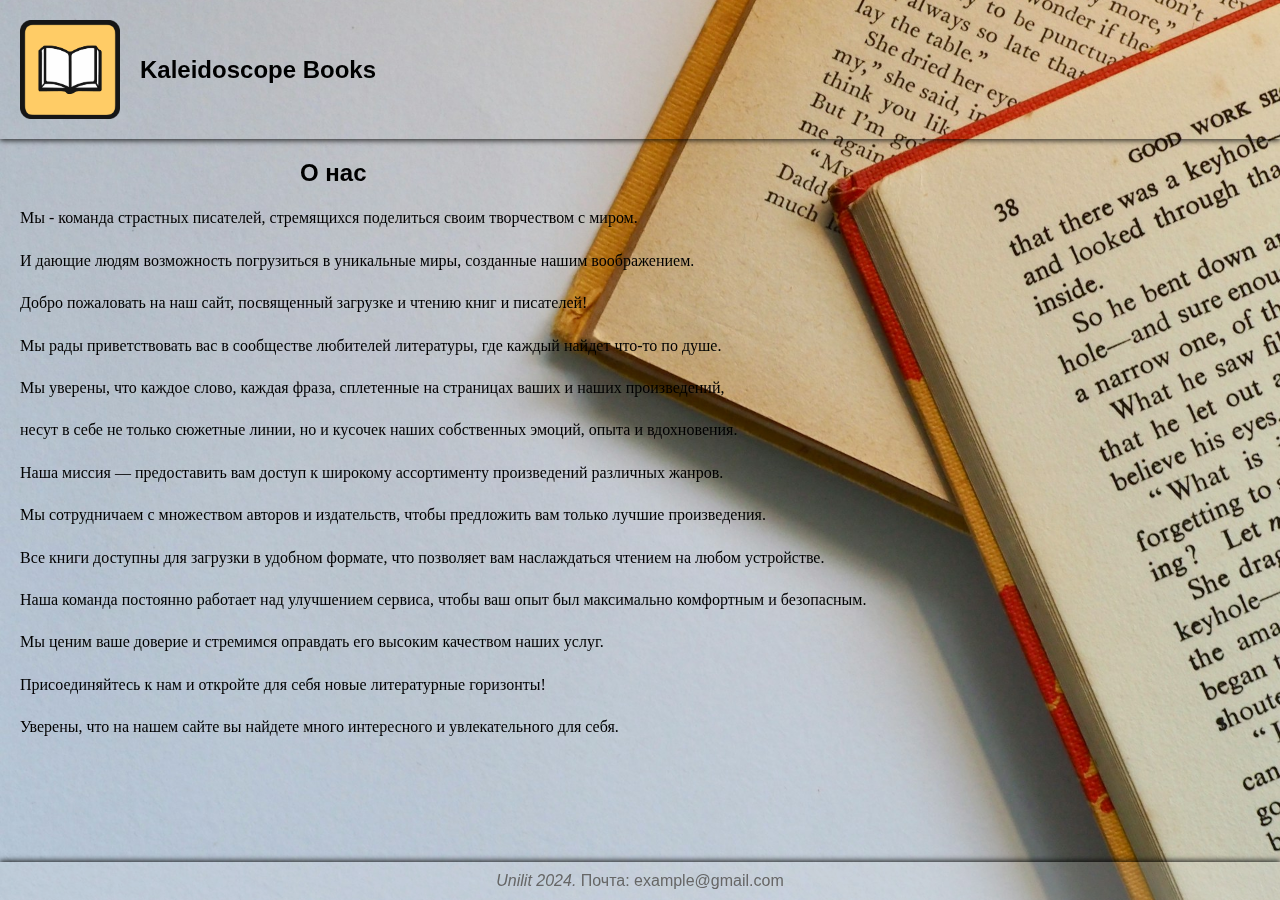
<file: about_us.html>
<!DOCTYPE html>
<html lang="en">
<head>
    <meta charset="UTF-8">
    <meta name="viewport" content="width=device-width, initial-scale=1.0">
    <title>О нас</title>
    <style>
        body {
            font-family: Arial, sans-serif;
            margin: 0;
            padding: 0;
            background-color: #f5f5f5;
            text-align: center;
        }

        header {
            background-color: #ffffff00;
            padding: 20px;
            display: flex;
            align-items: center;
            justify-content: flex-start;
            box-shadow: 0 2px 5px rgba(0, 0, 0, 0.7);
        }

        header img {
            max-width: 100px;
            margin-right: 20px;
            cursor: pointer;
        }

        header h1 {
            color: #000000;
            margin: 0;
            font-size: 24px;
            text-align: center;
        }

        h2 {
            margin-top: 20px;
            margin-left: 300px;
            color: #000000;
            text-align: left;
        }

        body::before {
            content: '';
            position: fixed;
            left: 0;
            right: 0;
            top: 0;
            bottom: 0;
            z-index: -1;
            background: url(about_us.jpg) center / cover no-repeat;
            filter: blur(0px);
        }

        p {
            font-family: Georgia, 'Times New Roman', Times, serif;
            color: #000000;
            margin-top: 20px;
            margin-left: 20px;
            line-height: 1.4;
            text-align: left;
        }

        footer {
            position: fixed;
            bottom: 0;
            width: 100%;
            background-color: #f0f0f02c;
            padding: 10px 0;
            text-align: center;
            color: #666;
            box-shadow: 0 -2px 5px rgba(0, 0, 0, 0.7);
        }
    </style>
</head>
<body>
    <header onclick="window.location.href='main.html'">
        <img src="./log.png" alt="Логотип">
        <h1>Kaleidoscope Books</h1>
    </header>
    <div class="left-align">
        <h2>О нас</h2>
        <p>Мы - команда страстных писателей, стремящихся поделиться своим творчеством с миром.</p>
        <p>И дающие людям возможность погрузиться в уникальные миры, созданные нашим воображением.</p>
        <p>Добро пожаловать на наш сайт, посвященный загрузке и чтению книг и писателей!</p>
        <p>Мы рады приветствовать вас в сообществе любителей литературы, где каждый найдет что-то по душе.</p>
        <p>Мы уверены, что каждое слово, каждая фраза, сплетенные на страницах ваших и наших произведений,</p>
        <p>несут в себе не только сюжетные линии, но и кусочек наших собственных эмоций, опыта и вдохновения.</p>
        <p>Наша миссия — предоставить вам доступ к широкому ассортименту произведений различных жанров.</p>
        <p>Мы сотрудничаем с множеством авторов и издательств, чтобы предложить вам только лучшие произведения.</p>
        <p>Все книги доступны для загрузки в удобном формате, что позволяет вам наслаждаться чтением на любом устройстве.</p>
        <p>Наша команда постоянно работает над улучшением сервиса, чтобы ваш опыт был максимально комфортным и безопасным.</p> 
        <p>Мы ценим ваше доверие и стремимся оправдать его высоким качеством наших услуг.</p>
        <p>Присоединяйтесь к нам и откройте для себя новые литературные горизонты!</p>
        <p>Уверены, что на нашем сайте вы найдете много интересного и увлекательного для себя.</p>
    </div>
    <footer><i>Unilit 2024.</i> Почта: example@gmail.com</footer>
</body>
</html>
</file>
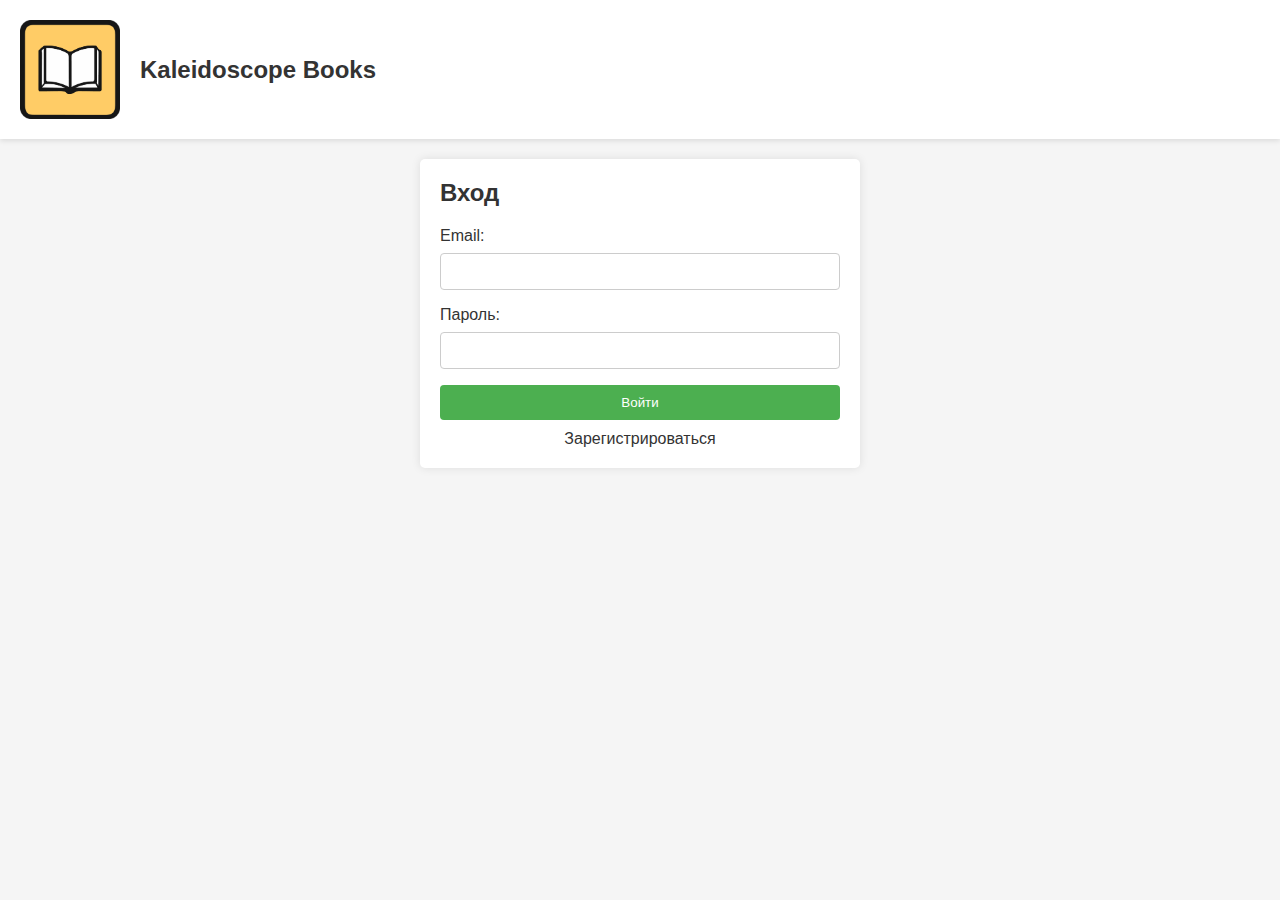
<file: login.html>
<!DOCTYPE html>
<html lang="en">
<head>
    <meta charset="UTF-8">
    <meta name="viewport" content="width=device-width, initial-scale=1.0">
    <title>Вход</title>
    <style>
        /* Общие стили */
        body {
            font-family: Arial, sans-serif;
            margin: 0;
            padding: 0;
            background-color: #f5f5f5;
        }

        header {
            background-color: #fff;
            padding: 20px;
            display: flex;
            align-items: center;
            justify-content: flex-start;
            box-shadow: 0 2px 5px rgba(0, 0, 0, 0.1);
        }

        header img {
            max-width: 100px;
            margin-right: 20px;
            cursor: pointer;
        }

        header h1 {
            color: #333;
            margin: 0;
            font-size: 24px;
        }

        /* Стили для формы входа */
        .login-container {
            max-width: 400px;
            margin: 20px auto;
            background-color: #fff;
            border-radius: 5px;
            padding: 20px;
            box-shadow: 0 0 10px rgba(0, 0, 0, 0.1);
        }

        .login-container h2 {
            margin-top: 0;
            color: #333;
        }

        .login-container label {
            display: block;
            margin-bottom: 8px;
            color: #333;
        }

        .login-container input[type="email"],
        .login-container input[type="password"] {
            width: 100%;
            padding: 10px;
            margin-bottom: 16px;
            box-sizing: border-box;
            border: 1px solid #ccc;
            border-radius: 4px;
        }

        .login-container button {
            background-color: #4CAF50;
            color: white;
            padding: 10px 15px;
            border: none;
            border-radius: 4px;
            cursor: pointer;
            width: 100%;
            transition: background-color 0.3s ease;
        }

        .login-container button:hover {
            background-color: #45a049;
        }

        .register-link {
            display: block;
            text-align: center;
            color: #333;
            text-decoration: none;
            margin-top: 10px;
        }

        .register-link:hover {
            text-decoration: underline;
        }
    </style>
</head>
<body>
    <header onclick="window.location.href='main.html'">
        <img src="./log.png" alt="Логотип">
        <h1>Kaleidoscope Books</h1>
    </header>

    <!-- Форма для входа -->
    <div class="login-container">
        <h2>Вход</h2>
        <form action="process_data.php" method="post">
            <label for="login_email">Email:</label>
            <input type="email" id="login_email" name="login_email" required>

            <label for="login_password">Пароль:</label>
            <input type="password" id="login_password" name="login_password" required>

            <button type="submit" name="login_submit">Войти</button>
        </form>
        <!-- Гиперссылка на страницу регистрации -->
        <a href="registration.html" class="register-link">Зарегистрироваться</a>
    </div>
</body>
</html>
</file>
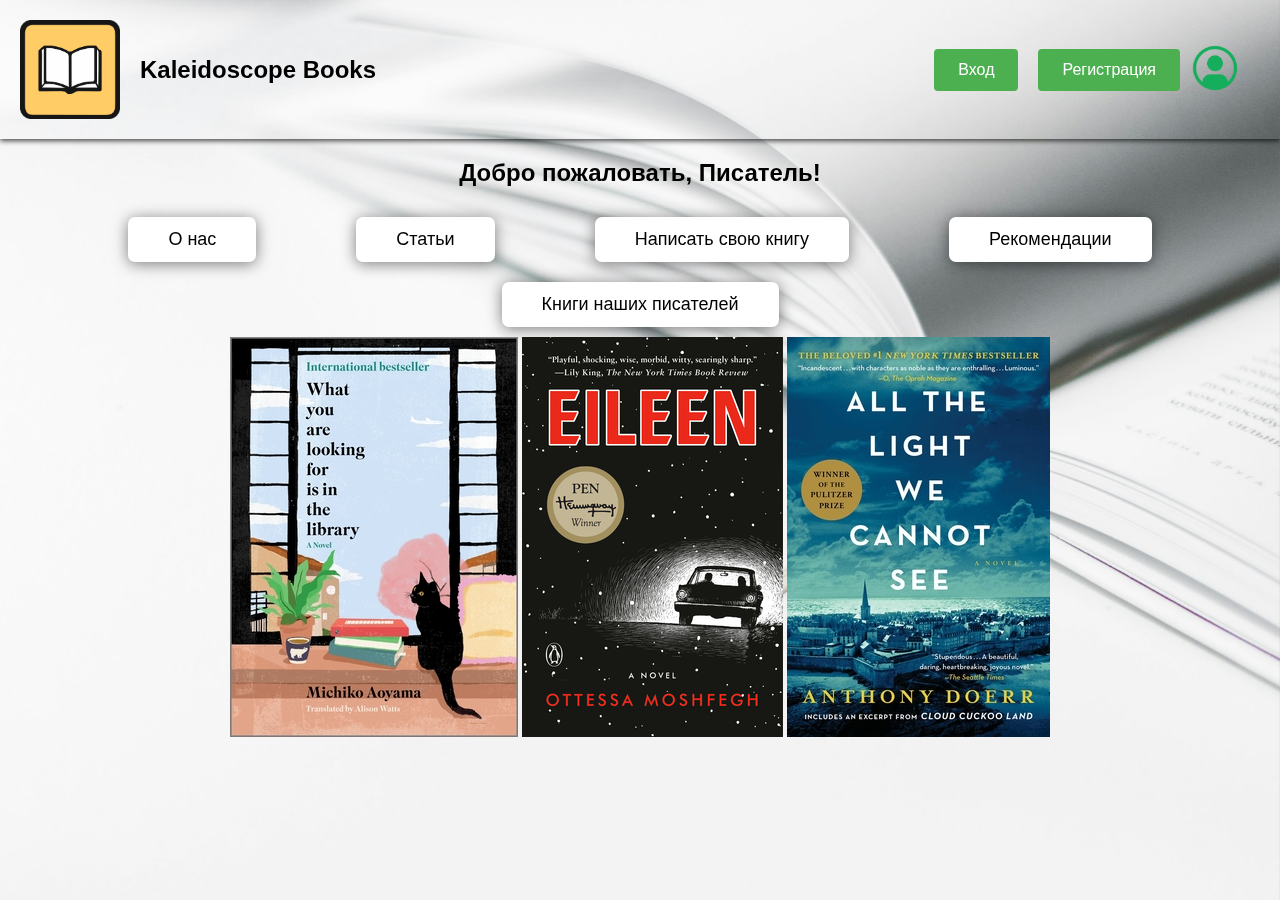
<file: main.html>
<!DOCTYPE html>
<html lang="en">
<head>
    <meta charset="UTF-8">
    <meta name="viewport" content="width=device-width, initial-scale=1.0">
    <title>Главная страница для писателей</title>
    <style>
        /* Общие стили */
        body {
            font-family: Arial, sans-serif;
            margin: 0;
            padding: 0;
            background-color: #888888;
            text-align: center;
        }

        header {
            background-color: #ffffff00;
            color: #000000;
            padding: 20px;
            display: flex;
            align-items: center;
            justify-content: space-between;
            box-shadow: 0 2px 5px rgba(0, 0, 0, 0.7);
        }

        header img {
            max-width: 100px;
            margin-right: 20px;
            cursor: pointer;
        }

        header h1 {
            color: #000000;
            margin: 0;
            font-size: 24px;
            flex-grow: 1; /* Занимает всю доступную ширину */
            text-align: left; /* Выравнивание текста по левому краю */
        }

        body::before {
            content: '';
            position: fixed;
            left: 0;
            right: 0;
            top: 0;
            bottom: 0;
            z-index: -1;
            background: url(write.jpg) center / cover no-repeat;
        }
        #avatar {
            max-width: 50px;
            border-radius: 50%;
            margin-right: 20px;
            cursor: pointer;
            transition: all 0.3s ease;
        }

        #avatar:hover {
            max-width: 60px;
            margin-right: 25px;
        }

        .button-container {
            display: flex;
            flex-wrap: wrap; /* Разбивает элементы на несколько строк */
            justify-content: center;
            margin-top: 20px;
        }

        /* Стили для кнопок главного меню */
        .main-menu .button {
            padding: 12px 40px; /* Измененные размеры кнопок */
            margin: 10px 50px; /* Отступ между кнопками */
            font-size: 18px;
            text-decoration: none;
            color: #000000;
            background-color: #ffffff;
            border: none;
            border-radius: 7px;
            cursor: pointer;
            transition: background-color 0.3s ease;
            box-shadow: 0 2px 15px rgba(0, 0, 0, 0.5);
        }

        .main-menu .button:hover {
            text-decoration: none;
            color: #ffffff;
            background-color: #000000;  
        }

        /* Стили для кнопок "Вход" и "Регистрация" */
        .button-login,
        .button-reg {
            padding: 12px 24px;
            margin: 10px;
            font-size: 16px;
            text-decoration: none;
            color: #fff;
            background-color: #4CAF50;
            border: none;
            border-radius: 4px;
            cursor: pointer;
            transition: background-color 0.3s ease;
        }

        .button-login:hover,
        .button-reg:hover {
            background-color: #45a049;
        }
    </style>
</head>
<body>
    <header onclick="window.location.href='main.html'">
        <img src="./log.png" alt="Логотип">
        <h1>Kaleidoscope Books </h1>
        <a href="login.html" class="button-login">Вход</a>
        <a href="registration.html" class="button-reg">Регистрация</a>
        <a href="profile.php">
            <img id="avatar" src="avatar.png" alt="Avatar">
        </a>
    </header>
    <h2 style="color:rgb(0, 0, 0)">Добро пожаловать, Писатель!</h2>
    
    <div class="button-container main-menu">
        <a href="about_us.html" class="button">О нас</a>
        <a href="articles.php" class="button">Статьи</a>
        <a href="write_book.html" class="button">Написать свою книгу</a>
        <a href="what_to_read.html" class="button">Рекомендации</a>
        <a href="novelties.php" class="button">Книги наших писателей</a>
    </div>
    <html>
        <body>
          <div class="container">
            <img src="books/book10.jpg" alt="">
            <img src="books/book11.jpg" alt="">
            <img src="books/book12.jpg" alt="">
          </div>
        </body>
      </html>
</body>
</html>
</file>
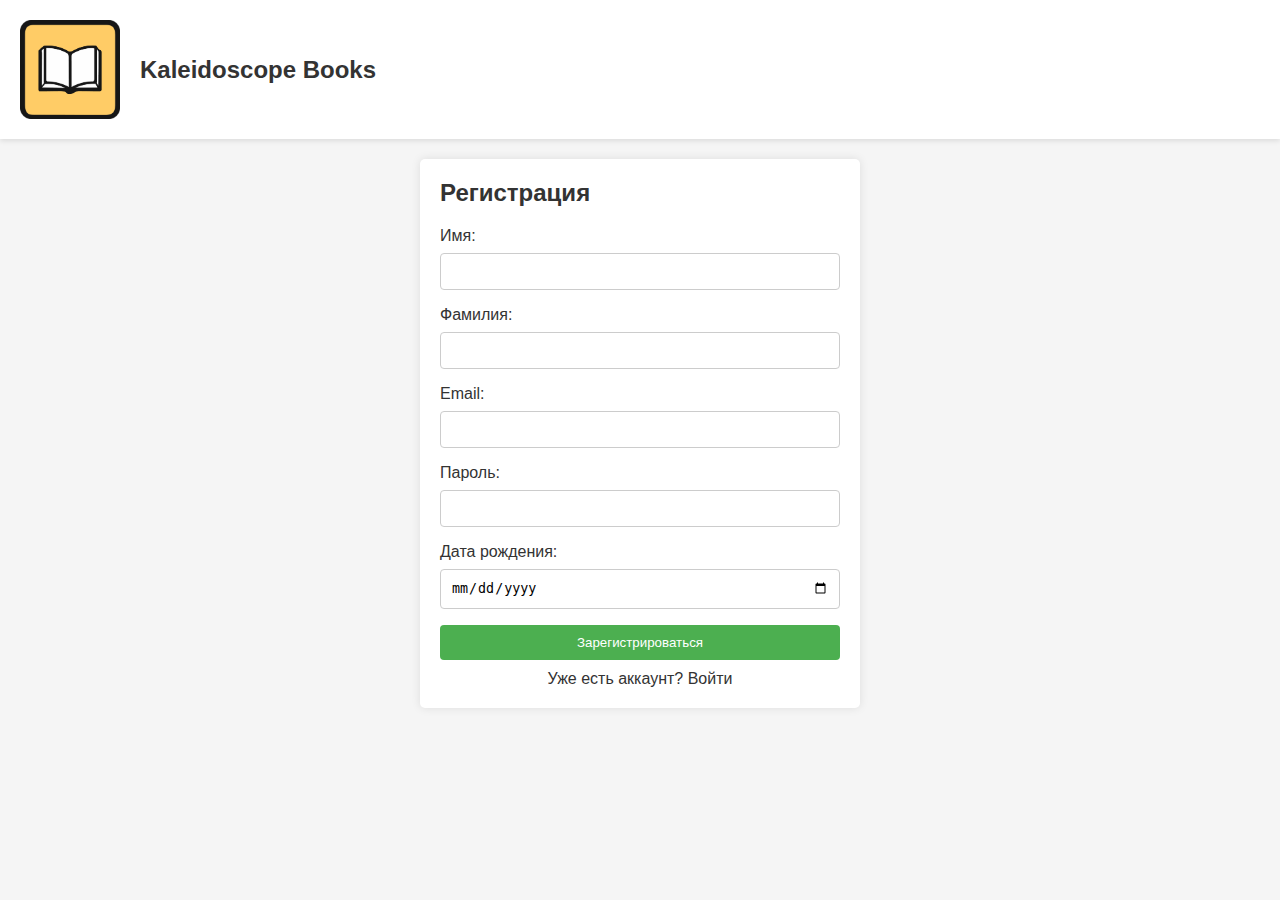
<file: registration.html>
<!DOCTYPE html>
<html lang="en">
<head>
    <meta charset="UTF-8">
    <meta name="viewport" content="width=device-width, initial-scale=1.0">
    <title>Регистрация</title>
    <style>
        /* Общие стили */
        body {
            font-family: Arial, sans-serif;
            margin: 0;
            padding: 0;
            background-color: #f5f5f5;
        }

        header {
            background-color: #fff;
            padding: 20px;
            display: flex;
            align-items: center;
            justify-content: flex-start;
            box-shadow: 0 2px 5px rgba(0, 0, 0, 0.1);
        }

        header img {
            max-width: 100px;
            margin-right: 20px;
            cursor: pointer;
        }

        header h1 {
            color: #333;
            margin: 0;
            font-size: 24px;
        }

        /* Стили для формы регистрации */
        .registration-container {
            max-width: 400px;
            margin: 20px auto;
            background-color: #fff;
            border-radius: 5px;
            padding: 20px;
            box-shadow: 0 0 10px rgba(0, 0, 0, 0.1);
        }

        .registration-container h2 {
            margin-top: 0;
            color: #333;
        }

        .registration-container label {
            display: block;
            margin-bottom: 8px;
            color: #333;
        }

        .registration-container input[type="text"],
        .registration-container input[type="email"],
        .registration-container input[type="password"],
        .registration-container input[type="date"] {
            width: 100%;
            padding: 10px;
            margin-bottom: 16px;
            box-sizing: border-box;
            border: 1px solid #ccc;
            border-radius: 4px;
        }

        .registration-container button {
            background-color: #4CAF50;
            color: white;
            padding: 10px 15px;
            border: none;
            border-radius: 4px;
            cursor: pointer;
            width: 100%;
            transition: background-color 0.3s ease;
        }

        .registration-container button:hover {
            background-color: #45a049;
        }

        .login-link {
            display: block;
            text-align: center;
            color: #333;
            text-decoration: none;
            margin-top: 10px;
        }

        .login-link:hover {
            text-decoration: underline;
        }
    </style>
</head>
<body>
    <header onclick="window.location.href='main.html'">
        <img src="./log.png" alt="Логотип">
        <h1>Kaleidoscope Books</h1>
    </header>

    <!-- Форма для регистрации -->
    <div class="registration-container">
        <h2>Регистрация</h2>
        <form action="process_data.php" method="post">
            <label for="register_name">Имя:</label>
            <input type="text" id="register_name" name="register_name" required>

            <label for="register_lastname">Фамилия:</label>
            <input type="text" id="register_lastname" name="register_lastname" required>

            <label for="register_email">Email:</label>
            <input type="email" id="register_email" name="register_email" required>

            <label for="register_password">Пароль:</label>
            <input type="password" id="register_password" name="register_password" required>

            <label for="register_birthday">Дата рождения:</label>
            <input type="date" id="register_birthday" name="register_birthday" required>

            <button type="submit" name="register_submit">Зарегистрироваться</button>
        </form>
        <!-- Гиперссылка на страницу входа -->
        <a href="login.html" class="login-link">Уже есть аккаунт? Войти</a>
    </div>
</body>
</html>
</file>
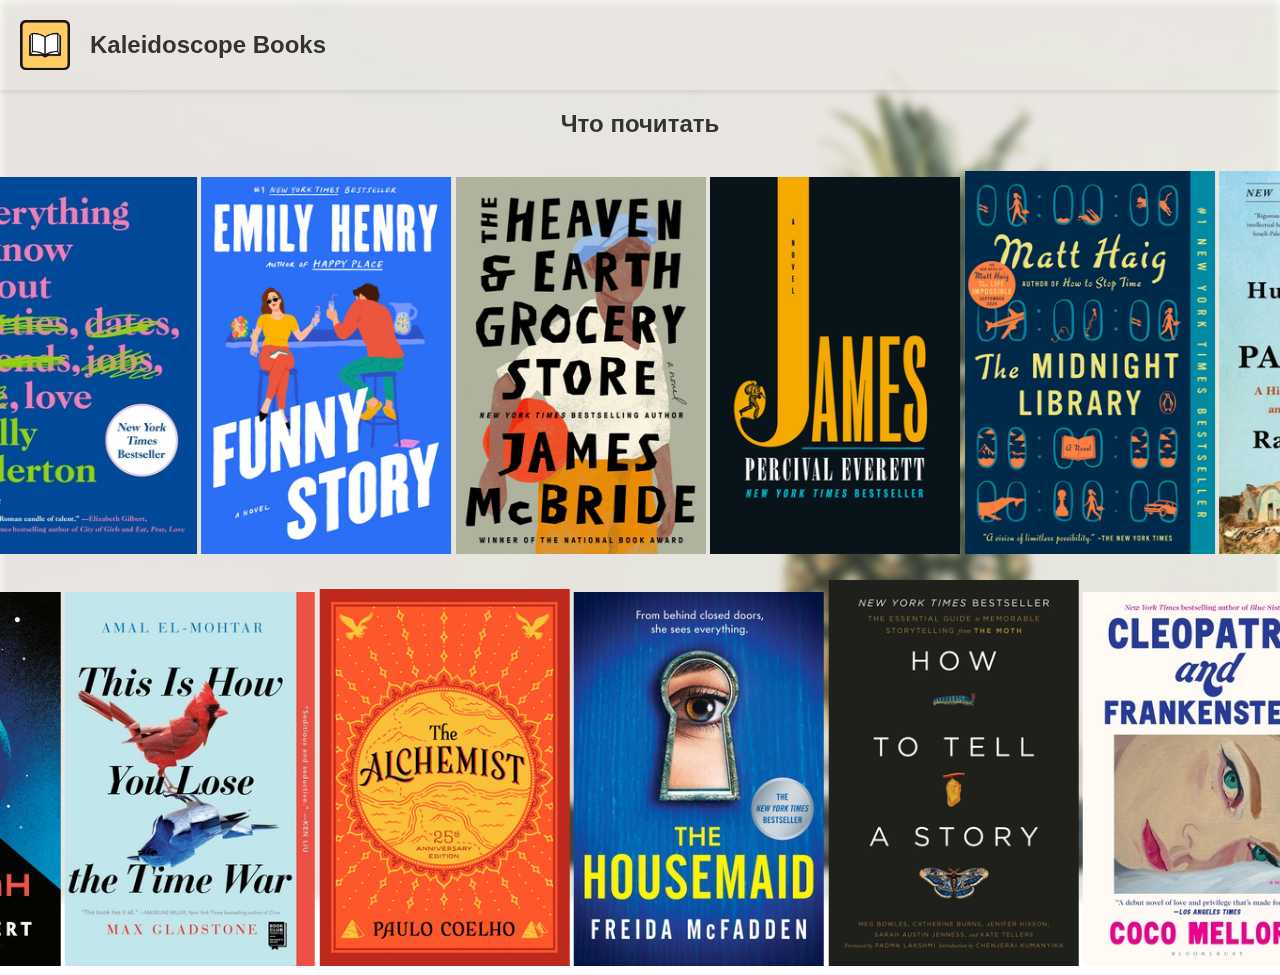
<file: what_to_read.html>
<!DOCTYPE html>
<html lang="en">
<head>
    <meta charset="UTF-8">
    <meta name="viewport" content="width=device-width, initial-scale=1.0">
    <title>Что почитать</title>
    <style>
        body {
            font-family: Arial, sans-serif;
            margin: 0;
            padding: 0;
            background-color: #ffffffee;
            text-align: center;
        }

        header {
            background-color: #ffffff00;
            padding: 20px;
            display: flex;
            align-items: center;
            justify-content: flex-start;
            box-shadow: 0 2px 5px rgba(0, 0, 0, 0.1);
        }

        header img {
            max-width: 50px;
            margin-right: 20px;
            cursor: pointer;
        }

        header h1 {
            color: #333;
            margin: 0;
            font-size: 24px;
        }

        body::before {
            content: '';
            position: fixed;
            left: 0;
            right: 0;
            top: 0;
            bottom: 0;
            z-index: -1;
            background: url(book.jpg) center / cover no-repeat;
            filter: blur(5px);
        }
        h2 {
            margin-top: 10px;
            color: #333;
            padding: 10px;
        }

        p {
            color: #666;
            margin-bottom: 20px;
            line-height: 1.6;
        }
    </style>
</head>
<body>
    <header onclick="window.location.href='main.html'">
        <img src="./log.png" alt="Логотип">
        <h1>Kaleidoscope Books</h1>
    </header>
    <h2>Что почитать</h2>
        <marquee behavior="alternate" direction="left"> <img src="./books/book1.jpg" width="250"> 
            <img src="./books/book2.jpg" width="250"/> <img src="./books/book3.jpg" width="250"/> <img src="./books/book4.jpg" width="250"/> <img src="./books/book5.jpg" width="250"/> 
            <img src="./books/book6.jpg" width="250"/> <img src="./books/book7.jpg" width="250"/> <img src="./books/book8.jpg" width="250"/> <img src="./books/book9.jpg" width="250"/>
            <img src="./books/book11.jpg" width="250"/> <img src="./books/book12.jpg" width="250"/> <img src="./books/book13.jpg" width="250"/> <img src="./books/book14.jpg" width="250"/> 
            <img src="./books/book15.jpg" width="250"/> <img src="./books/book16.jpg" width="250"/> <img src="./books/book17.jpg" width="250"/> <img src="./books/book18.jpg" width="250"/> 
        </marquee>
    <h3></h3>
        <marquee behavior="alternate" direction="right"> <img src="./books/book19.jpg" width="250"> 
            <img src="./books/book20.jpg" width="250"/> <img src="./books/book37.jpg" width="250"/> <img src="./books/book22.jpg" width="250"/> <img src="./books/book23.jpg" width="250"/> 
            <img src="./books/book24.jpg" width="250"/> <img src="./books/book25.jpg" width="250"/> <img src="./books/book38.jpg" width="250"/> <img src="./books/book27.jpg" width="250"/>
            <img src="./books/book36.jpg" width="250"/> <img src="./books/book29.jpg" width="250"/> <img src="./books/book30.jpg" width="250"/> <img src="./books/book39.jpg" width="250"/> 
            <img src="./books/book32.jpg" width="250"/> <img src="./books/book33.jpg" width="250"/> <img src="./books/book34.jpg" width="250"/> <img src="./books/book35.jpg" width="250"/> 
        </marquee>
    </body>
</body>
</html>
</file>
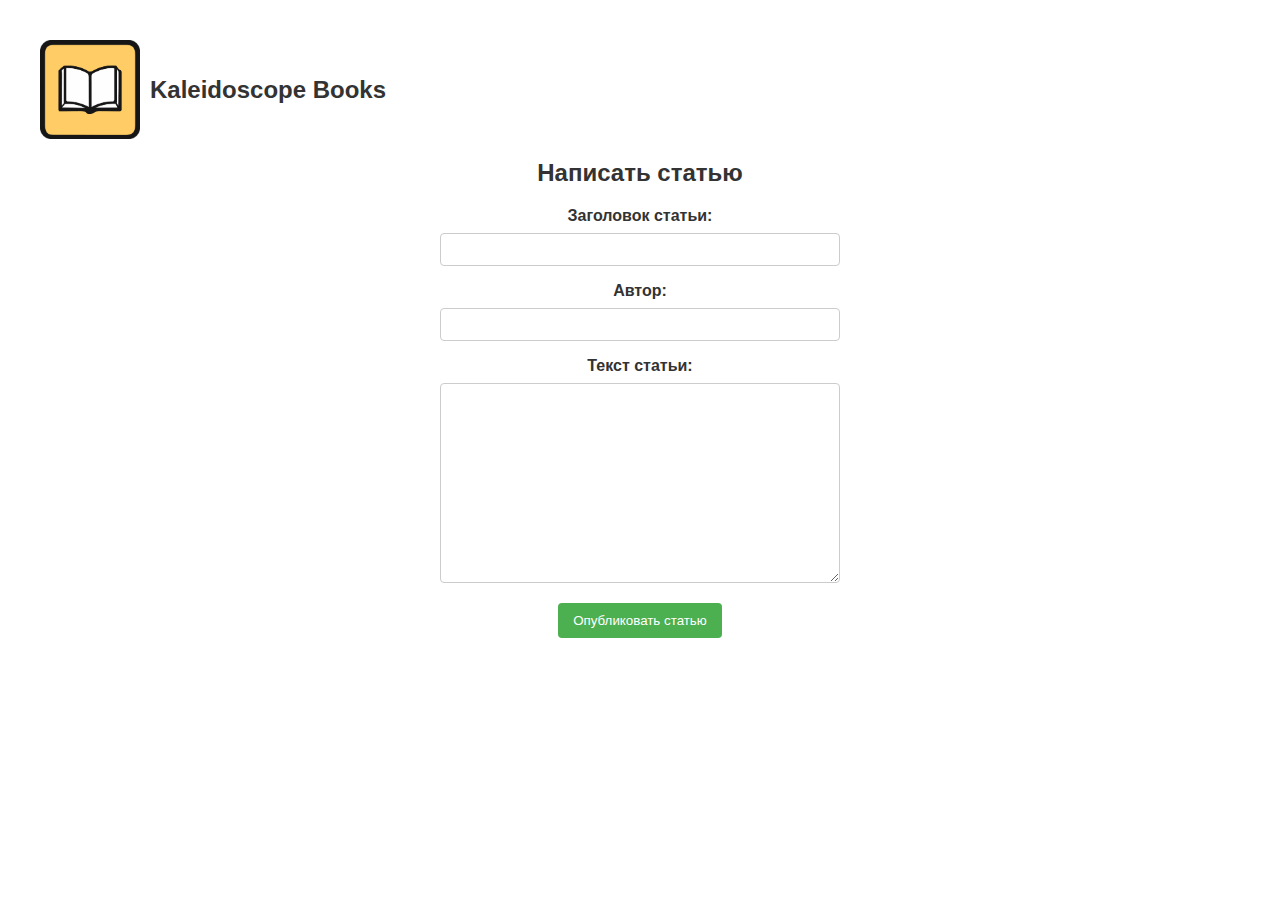
<file: write_article.html>
<!DOCTYPE html>
<html lang="en">
<head>
    <meta charset="UTF-8">
    <meta name="viewport" content="width=device-width, initial-scale=1.0">
    <title>Написать статью</title>
    <style>
        body {
            font-family: Arial, sans-serif;
            margin: 20px;
            padding: 20px;
            text-align: center;
        }

        header img {
            max-width: 100px;
            margin-right: 20px;
            cursor: pointer;
        }

        header {
            display: flex;
            align-items: center;
            justify-content: flex-start;
        }

        header img {
            max-width: 100px;
            margin-right: 10px;
            cursor: pointer;
        }

        header h1 {
            color: #333;
            margin: 0;
            font-size: 24px;
        }

        h2 {
            margin-top: 20px;
            color: #333;
        }

        form {
            max-width: 400px;
            margin: 0 auto;
            margin-top: 20px;
        }

        label {
            display: block;
            margin-bottom: 8px;
            color: #333;
            font-weight: bold;
        }

        input[type="text"],
        textarea {
            width: 100%;
            padding: 8px;
            margin-bottom: 16px;
            box-sizing: border-box;
            border: 1px solid #ccc;
            border-radius: 4px;
        }

        textarea {
            height: 200px;
            resize: vertical;
        }

        button {
            background-color: #4CAF50;
            color: white;
            padding: 10px 15px;
            border: none;
            border-radius: 4px;
            cursor: pointer;
            transition: background-color 0.3s ease;
        }

        button:hover {
            background-color: #45a049;
        }
    </style>
</head>
<body>
    <header onclick="window.location.href='main.html'">
        <img src="./log.png" alt="Логотип">
        <h1>Kaleidoscope Books</h1>
    </header>
    <h2>Написать статью</h2>
    
    <!-- Форма для написания статьи -->
    <form action="process_write_article.php" method="post">
        <label for="article_title">Заголовок статьи:</label>
        <input type="text" id="article_title" name="article_title" required>
        
        <label for="article_author">Автор:</label>
        <input type="text" id="article_author" name="article_author" required>

        <label for="article_content">Текст статьи:</label>
        <textarea id="article_content" name="article_content" required></textarea>
     
        <button type="submit">Опубликовать статью</button>
    </form>
</body>
</html>
</file>
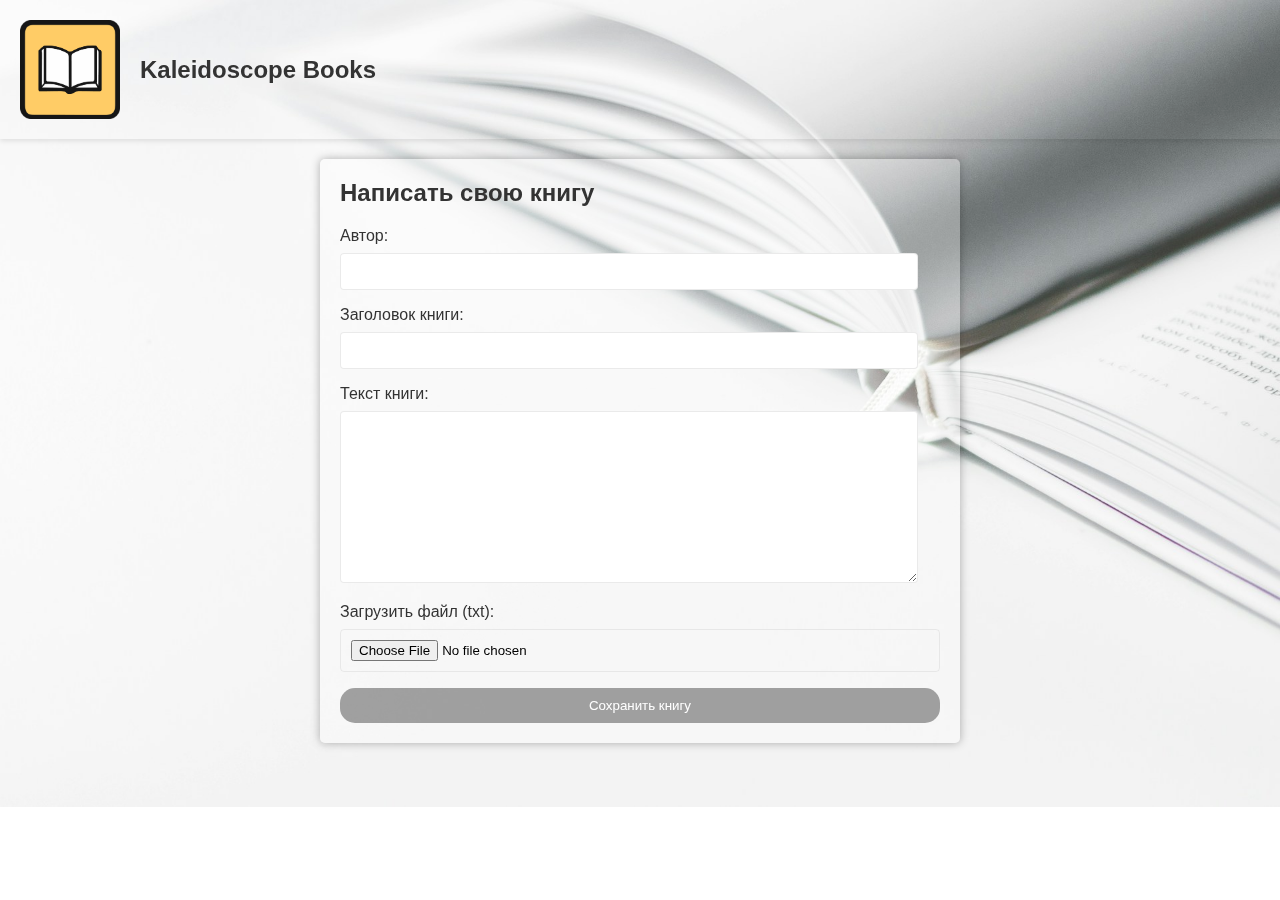
<file: write_book.html>
<!DOCTYPE html>
<html lang="en">
<head>
    <meta charset="UTF-8">
    <meta name="viewport" content="width=device-width, initial-scale=1.0">
    <title>Написать свою книгу</title>
    <style>
        /* Общие стили */
        body {
            font-family: Arial, sans-serif;
            margin: 0;
            padding: 0;
            background-color: #f5f5f5;
            background: url(write.jpg) center / cover no-repeat;
            filter: blur(0px);
        }

        header {
            background-color: #ffffff0a;
            padding: 20px;
            display: flex;
            align-items: center;
            justify-content: flex-start;
            box-shadow: 0 2px 5px rgba(0, 0, 0, 0.1);
        }

        header img {
            max-width: 100px;
            margin-right: 20px;
            cursor: pointer;
        }

        header h1 {
            color: #333;
            margin: 0;
            font-size: 24px;
        }

        /* Стили для формы написания книги */
        .write-book-container {
            max-width: 600px;
            margin: 20px auto;
            background-color: #ffffff54;
            border-radius: 5px;
            padding: 20px;
            box-shadow: 0 0 10px rgba(0, 0, 0, 0.3);
        }

        .write-book-container h2 {
            margin-top: 0;
            color: #333;
        }

        .write-book-container label {
            display: block;
            margin-bottom: 8px;
            color: #333;
        }

        .write-book-container input[type="text"],
        .write-book-container textarea {
            width: calc(100% - 22px);
            padding: 10px;
            margin-bottom: 16px;
            box-sizing: border-box;
            border: 1px solid #d6d6d685;
            border-radius: 4px;
        }

        .write-book-container textarea {
            resize: vertical; /* Предотвращает изменение размера текстового поля в ширину */
        }

        .write-book-container input[type="file"] {
            width: 100%;
            padding: 10px;
            margin-bottom: 16px;
            box-sizing: border-box;
            border: 1px solid #c7c7c750;
            border-radius: 4px;
        }

        .write-book-container button {
            background-color: #6d6d6da2;
            color: rgb(255, 255, 255);
            padding: 10px 15px;
            border: none;
            border-radius: 15px;
            cursor: pointer;
            width: 100%;
            transition: background-color 0.3s ease;
        }

        .write-book-container button:hover {
            background-color: #585858;
        }
    </style>
</head>
<body>
    <header onclick="window.location.href='main.html'">
        <img src="./log.png" alt="Логотип">
        <h1>Kaleidoscope Books</h1>
    </header>

    <!-- Форма для написания книги -->
    <div class="write-book-container">
        <h2>Написать свою книгу</h2>
        <form action="process_write_book.php" method="post" enctype="multipart/form-data">
            <label for="book_author">Автор:</label>
            <input type="text" id="book_author" name="book_author" required>

            <label for="book_title">Заголовок книги:</label>
            <input type="text" id="book_title" name="book_title" required>
            
            <label for="book_content">Текст книги:</label>
            <textarea id="book_content" name="book_content" rows="10"></textarea>

            <label for="docx_file">Загрузить файл (txt):</label>
            <input type="file" id="docx_file" name="docx_file">
         
            <button type="submit">Сохранить книгу</button>
        </form>
    </div>
</body>
</html>
</file>
